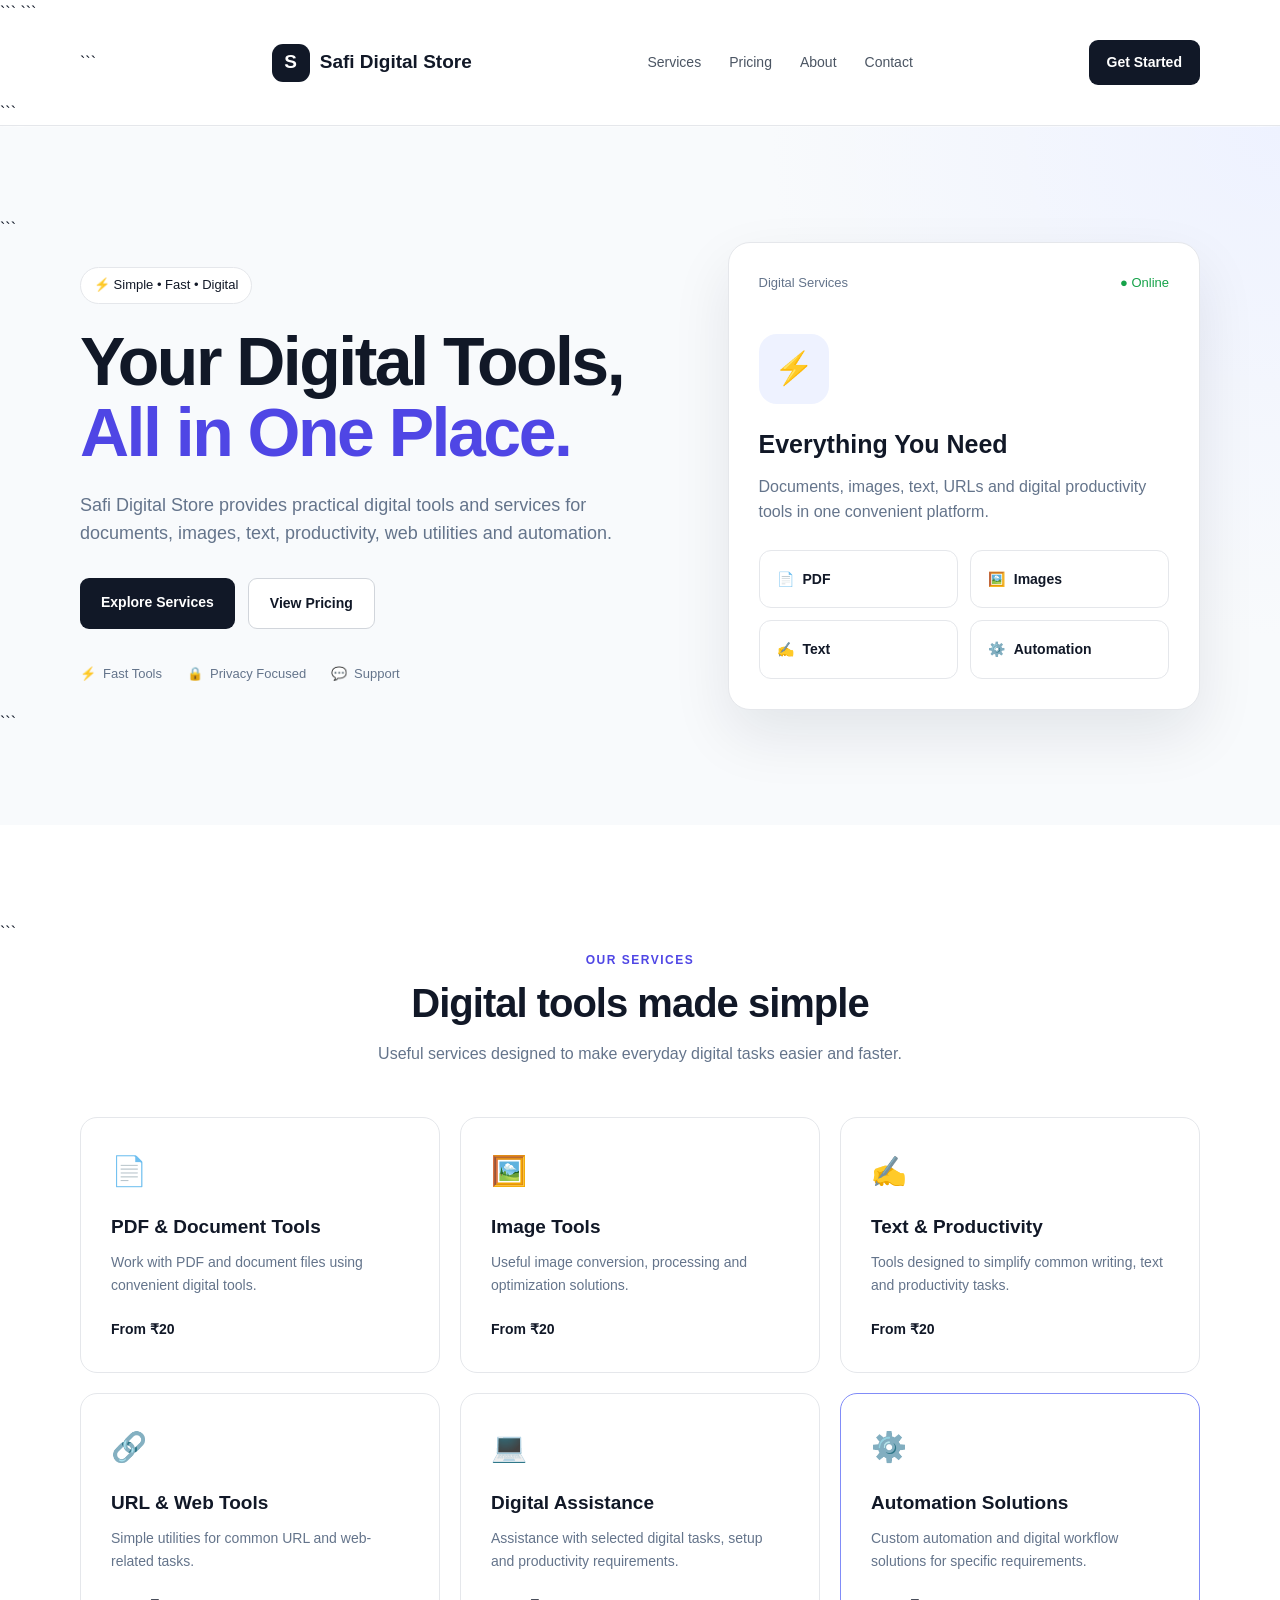
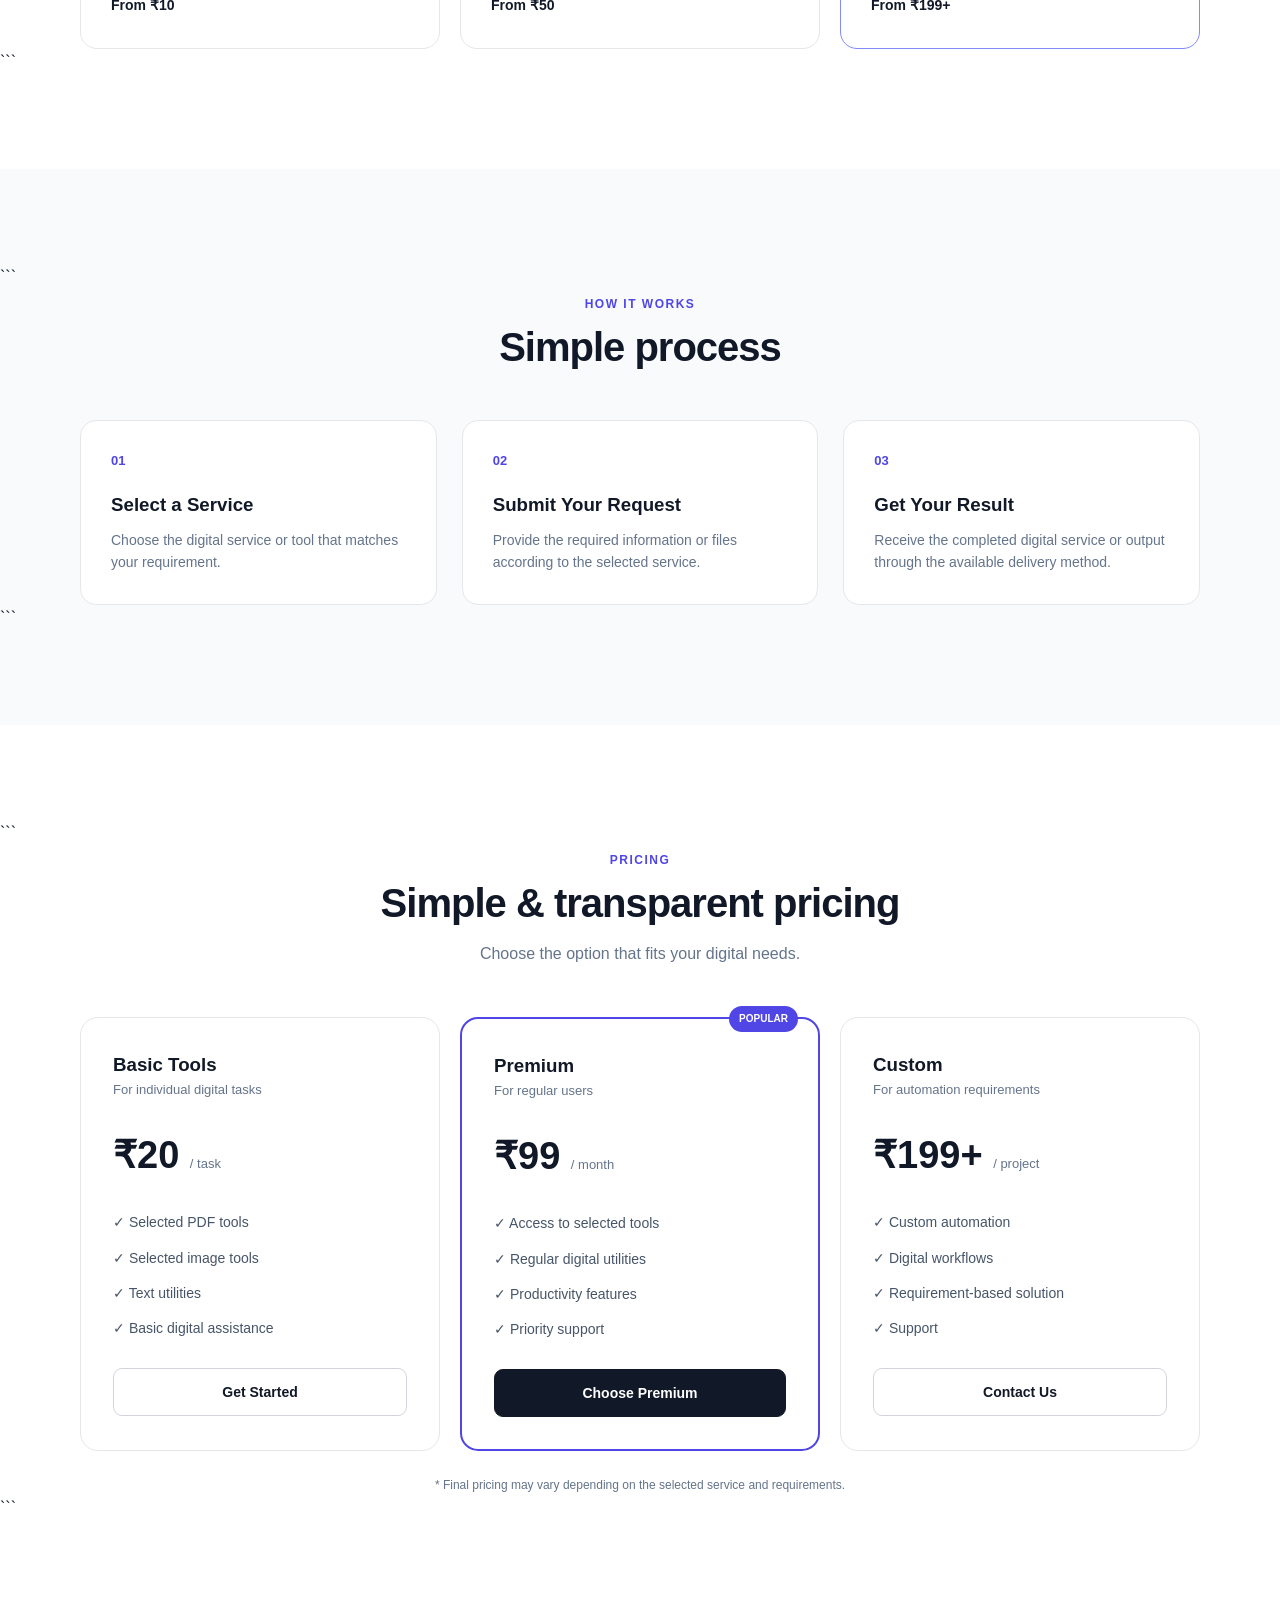
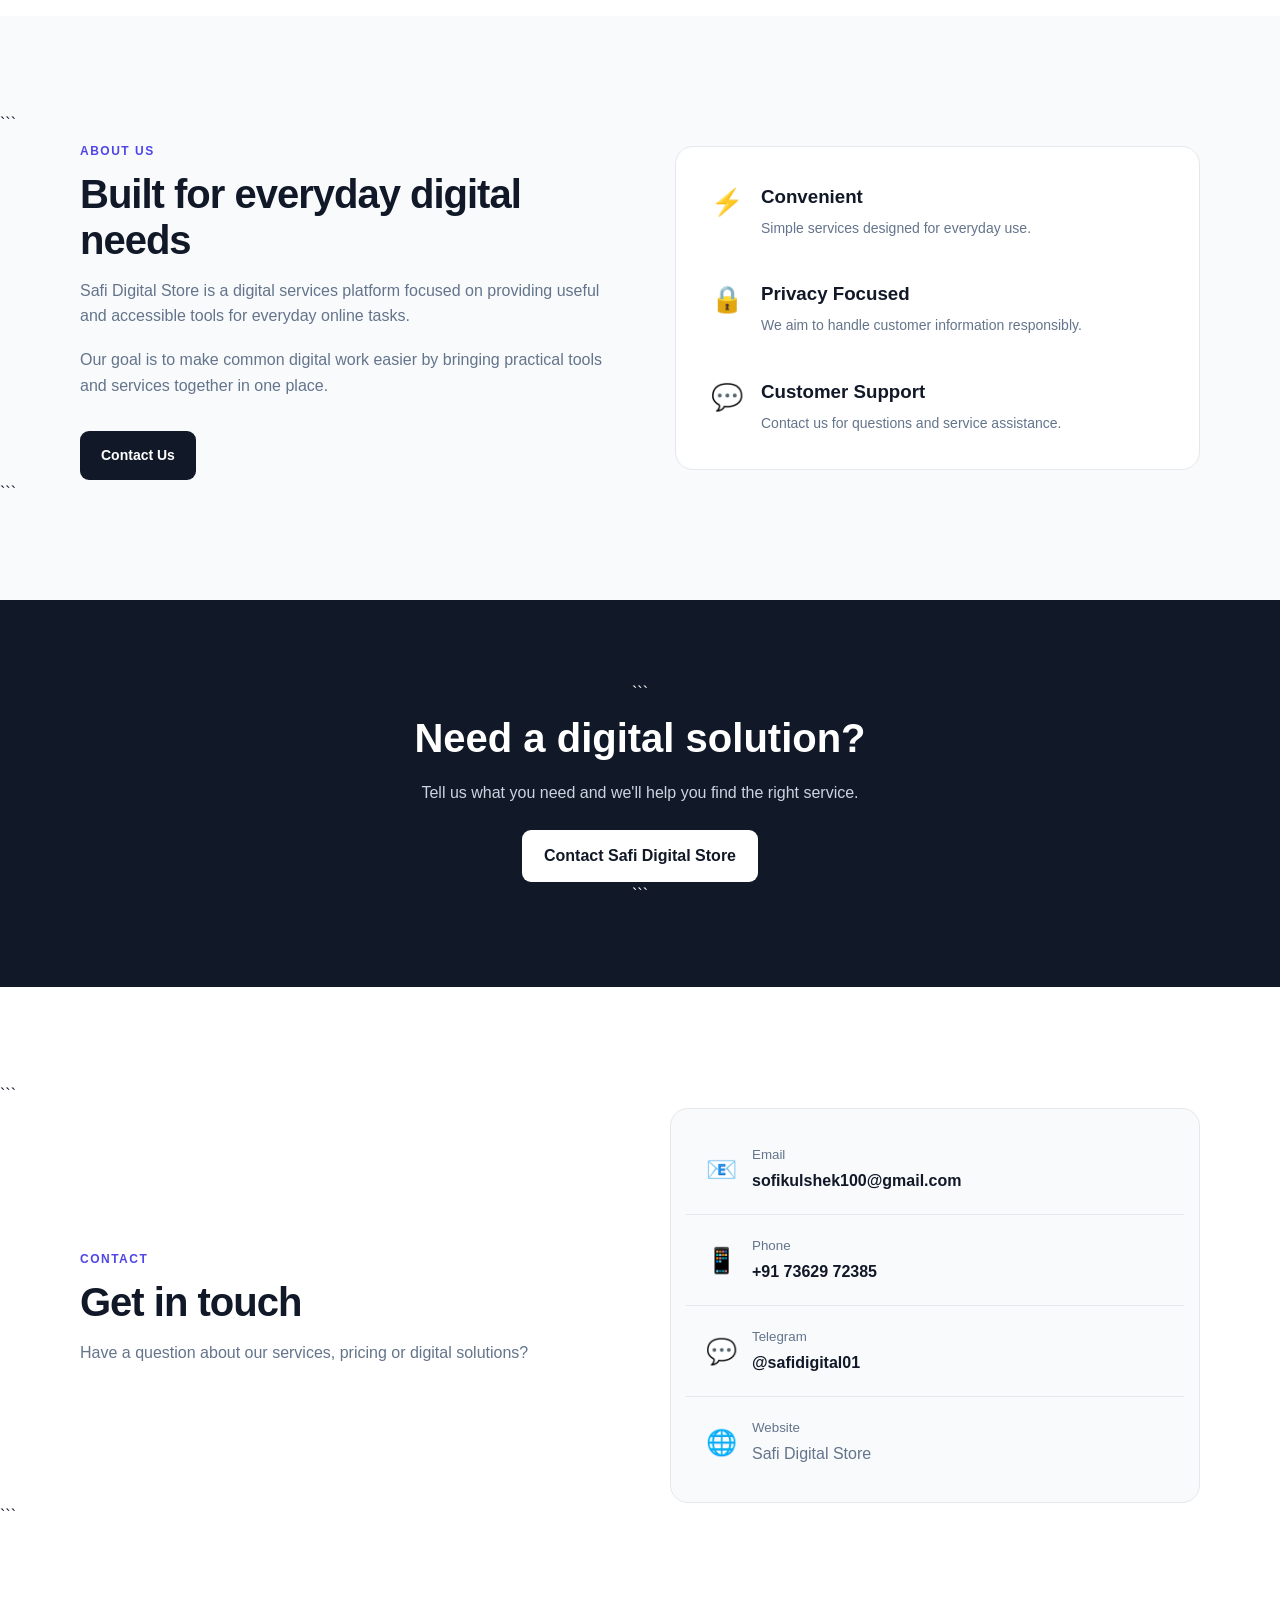
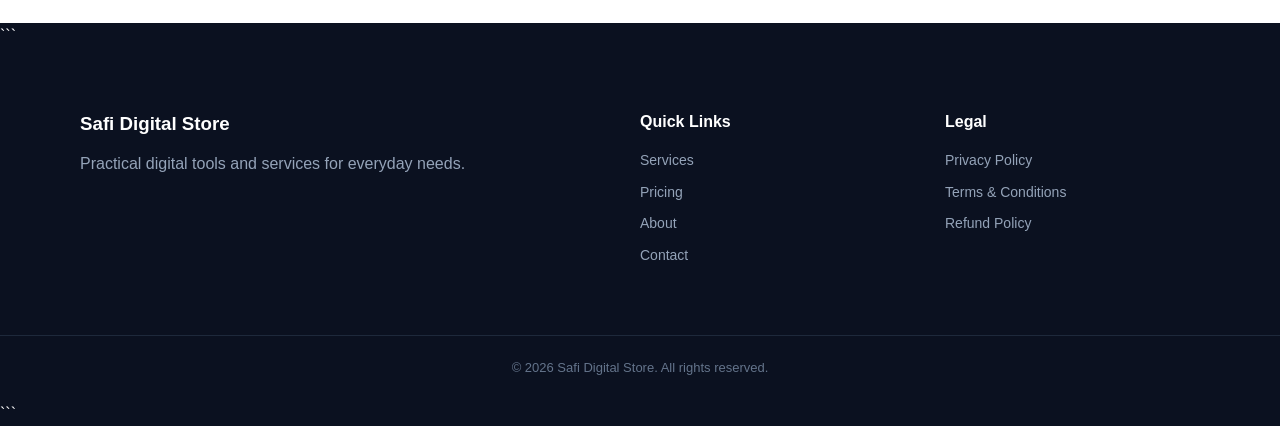
<file: index.html>
<!DOCTYPE html>

<html lang="en">
<head>
    <meta charset="UTF-8">
    <meta name="viewport" content="width=device-width, initial-scale=1.0">

```
<title>Safi Digital Store | Digital Tools & Services</title>

<meta name="description"
    content="Safi Digital Store provides digital tools, document solutions, image tools, productivity services and automation solutions.">

<meta name="keywords"
    content="Safi Digital Store, digital tools, PDF tools, image tools, automation, productivity">

<meta name="author" content="Safi Digital Store">

<link rel="stylesheet" href="style.css">
```

</head>

<body>

<header class="navbar">
    <div class="container nav-inner">

```
    <a href="index.html" class="logo">
        <span class="logo-icon">S</span>
        <span>Safi Digital Store</span>
    </a>

    <nav>
        <a href="#services">Services</a>
        <a href="#pricing">Pricing</a>
        <a href="#about">About</a>
        <a href="#contact">Contact</a>
    </nav>

    <a href="#pricing" class="nav-btn">Get Started</a>

</div>
```

</header>

<section class="hero">

```
<div class="container hero-grid">

    <div class="hero-content">

        <div class="badge">
            ⚡ Simple • Fast • Digital
        </div>

        <h1>
            Your Digital Tools,
            <span>All in One Place.</span>
        </h1>

        <p>
            Safi Digital Store provides practical digital tools and
            services for documents, images, text, productivity,
            web utilities and automation.
        </p>

        <div class="hero-buttons">

            <a href="#services" class="primary-btn">
                Explore Services
            </a>

            <a href="#pricing" class="secondary-btn">
                View Pricing
            </a>

        </div>

        <div class="trust-row">

            <div>
                <strong>⚡</strong>
                <span>Fast Tools</span>
            </div>

            <div>
                <strong>🔒</strong>
                <span>Privacy Focused</span>
            </div>

            <div>
                <strong>💬</strong>
                <span>Support</span>
            </div>

        </div>

    </div>


    <div class="hero-card">

        <div class="card-top">
            <span>Digital Services</span>
            <span class="online-dot">● Online</span>
        </div>

        <div class="dashboard-icon">
            ⚡
        </div>

        <h3>
            Everything You Need
        </h3>

        <p>
            Documents, images, text, URLs and digital
            productivity tools in one convenient platform.
        </p>

        <div class="mini-grid">

            <div class="mini-card">
                <span>📄</span>
                <b>PDF</b>
            </div>

            <div class="mini-card">
                <span>🖼️</span>
                <b>Images</b>
            </div>

            <div class="mini-card">
                <span>✍️</span>
                <b>Text</b>
            </div>

            <div class="mini-card">
                <span>⚙️</span>
                <b>Automation</b>
            </div>

        </div>

    </div>

</div>
```

</section>

<section id="services" class="section">

```
<div class="container">

    <div class="section-heading">

        <span class="section-label">
            OUR SERVICES
        </span>

        <h2>
            Digital tools made simple
        </h2>

        <p>
            Useful services designed to make everyday digital
            tasks easier and faster.
        </p>

    </div>


    <div class="services-grid">

        <div class="service-card">

            <div class="service-icon">📄</div>

            <h3>PDF & Document Tools</h3>

            <p>
                Work with PDF and document files using
                convenient digital tools.
            </p>

            <span class="price">
                From ₹20
            </span>

        </div>


        <div class="service-card">

            <div class="service-icon">🖼️</div>

            <h3>Image Tools</h3>

            <p>
                Useful image conversion, processing and
                optimization solutions.
            </p>

            <span class="price">
                From ₹20
            </span>

        </div>


        <div class="service-card">

            <div class="service-icon">✍️</div>

            <h3>Text & Productivity</h3>

            <p>
                Tools designed to simplify common writing,
                text and productivity tasks.
            </p>

            <span class="price">
                From ₹20
            </span>

        </div>


        <div class="service-card">

            <div class="service-icon">🔗</div>

            <h3>URL & Web Tools</h3>

            <p>
                Simple utilities for common URL and
                web-related tasks.
            </p>

            <span class="price">
                From ₹10
            </span>

        </div>


        <div class="service-card">

            <div class="service-icon">💻</div>

            <h3>Digital Assistance</h3>

            <p>
                Assistance with selected digital tasks,
                setup and productivity requirements.
            </p>

            <span class="price">
                From ₹50
            </span>

        </div>


        <div class="service-card featured-service">

            <div class="service-icon">⚙️</div>

            <h3>Automation Solutions</h3>

            <p>
                Custom automation and digital workflow
                solutions for specific requirements.
            </p>

            <span class="price">
                From ₹199+
            </span>

        </div>

    </div>

</div>
```

</section>

<section class="section light-section">

```
<div class="container">

    <div class="section-heading">

        <span class="section-label">
            HOW IT WORKS
        </span>

        <h2>
            Simple process
        </h2>

    </div>


    <div class="steps-grid">

        <div class="step">

            <div class="step-number">
                01
            </div>

            <h3>Select a Service</h3>

            <p>
                Choose the digital service or tool that
                matches your requirement.
            </p>

        </div>


        <div class="step">

            <div class="step-number">
                02
            </div>

            <h3>Submit Your Request</h3>

            <p>
                Provide the required information or files
                according to the selected service.
            </p>

        </div>


        <div class="step">

            <div class="step-number">
                03
            </div>

            <h3>Get Your Result</h3>

            <p>
                Receive the completed digital service or
                output through the available delivery method.
            </p>

        </div>

    </div>

</div>
```

</section>

<section id="pricing" class="section">

```
<div class="container">

    <div class="section-heading">

        <span class="section-label">
            PRICING
        </span>

        <h2>
            Simple & transparent pricing
        </h2>

        <p>
            Choose the option that fits your digital needs.
        </p>

    </div>


    <div class="pricing-grid">

        <div class="pricing-card">

            <div class="pricing-top">
                <h3>Basic Tools</h3>
                <p>For individual digital tasks</p>
            </div>

            <div class="price-large">
                ₹20
                <small>/ task</small>
            </div>

            <ul>
                <li>✓ Selected PDF tools</li>
                <li>✓ Selected image tools</li>
                <li>✓ Text utilities</li>
                <li>✓ Basic digital assistance</li>
            </ul>

            <a href="contact.html" class="pricing-btn">
                Get Started
            </a>

        </div>


        <div class="pricing-card popular">

            <div class="popular-badge">
                POPULAR
            </div>

            <div class="pricing-top">
                <h3>Premium</h3>
                <p>For regular users</p>
            </div>

            <div class="price-large">
                ₹99
                <small>/ month</small>
            </div>

            <ul>
                <li>✓ Access to selected tools</li>
                <li>✓ Regular digital utilities</li>
                <li>✓ Productivity features</li>
                <li>✓ Priority support</li>
            </ul>

            <a href="contact.html" class="pricing-btn primary-pricing">
                Choose Premium
            </a>

        </div>


        <div class="pricing-card">

            <div class="pricing-top">
                <h3>Custom</h3>
                <p>For automation requirements</p>
            </div>

            <div class="price-large">
                ₹199+
                <small>/ project</small>
            </div>

            <ul>
                <li>✓ Custom automation</li>
                <li>✓ Digital workflows</li>
                <li>✓ Requirement-based solution</li>
                <li>✓ Support</li>
            </ul>

            <a href="contact.html" class="pricing-btn">
                Contact Us
            </a>

        </div>

    </div>

    <p class="pricing-note">
        * Final pricing may vary depending on the selected
        service and requirements.
    </p>

</div>
```

</section>

<section id="about" class="section light-section">

```
<div class="container about-grid">

    <div>

        <span class="section-label">
            ABOUT US
        </span>

        <h2>
            Built for everyday digital needs
        </h2>

        <p>
            Safi Digital Store is a digital services platform
            focused on providing useful and accessible tools
            for everyday online tasks.
        </p>

        <p>
            Our goal is to make common digital work easier by
            bringing practical tools and services together
            in one place.
        </p>

        <a href="contact.html" class="primary-btn">
            Contact Us
        </a>

    </div>


    <div class="about-box">

        <div class="about-feature">

            <span>⚡</span>

            <div>
                <h3>Convenient</h3>

                <p>
                    Simple services designed for everyday use.
                </p>
            </div>

        </div>


        <div class="about-feature">

            <span>🔒</span>

            <div>
                <h3>Privacy Focused</h3>

                <p>
                    We aim to handle customer information
                    responsibly.
                </p>
            </div>

        </div>


        <div class="about-feature">

            <span>💬</span>

            <div>
                <h3>Customer Support</h3>

                <p>
                    Contact us for questions and service assistance.
                </p>
            </div>

        </div>

    </div>

</div>
```

</section>

<section class="cta">

```
<div class="container">

    <h2>
        Need a digital solution?
    </h2>

    <p>
        Tell us what you need and we'll help you find
        the right service.
    </p>

    <a href="contact.html" class="cta-btn">
        Contact Safi Digital Store
    </a>

</div>
```

</section>

<section id="contact" class="section">

```
<div class="container contact-grid">

    <div>

        <span class="section-label">
            CONTACT
        </span>

        <h2>
            Get in touch
        </h2>

        <p>
            Have a question about our services, pricing or
            digital solutions?
        </p>

    </div>


    <div class="contact-card">

        <div class="contact-item">

            <span>📧</span>

            <div>

                <small>Email</small>

                <a href="mailto:sofikulshek100@gmail.com">
                    sofikulshek100@gmail.com
                </a>

            </div>

        </div>


        <div class="contact-item">

            <span>📱</span>

            <div>

                <small>Phone</small>

                <a href="tel:+917362972385">
                    +91 73629 72385
                </a>

            </div>

        </div>


        <div class="contact-item">

            <span>💬</span>

            <div>

                <small>Telegram</small>

                <a href="https://t.me/safidigital01"
                   target="_blank"
                   rel="noopener">
                    @safidigital01
                </a>

            </div>

        </div>


        <div class="contact-item">

            <span>🌐</span>

            <div>

                <small>Website</small>

                <p>
                    Safi Digital Store
                </p>

            </div>

        </div>

    </div>

</div>
```

</section>

<footer>

```
<div class="container footer-grid">

    <div>

        <h3>Safi Digital Store</h3>

        <p>
            Practical digital tools and services
            for everyday needs.
        </p>

    </div>


    <div>

        <h4>Quick Links</h4>

        <a href="#services">Services</a>
        <a href="#pricing">Pricing</a>
        <a href="#about">About</a>
        <a href="contact.html">Contact</a>

    </div>


    <div>

        <h4>Legal</h4>

        <a href="privacy.html">Privacy Policy</a>
        <a href="terms.html">Terms & Conditions</a>
        <a href="refund.html">Refund Policy</a>

    </div>

</div>


<div class="footer-bottom">

    <p>
        © 2026 Safi Digital Store. All rights reserved.
    </p>

</div>
```

</footer>

</body>
</html>
</file>
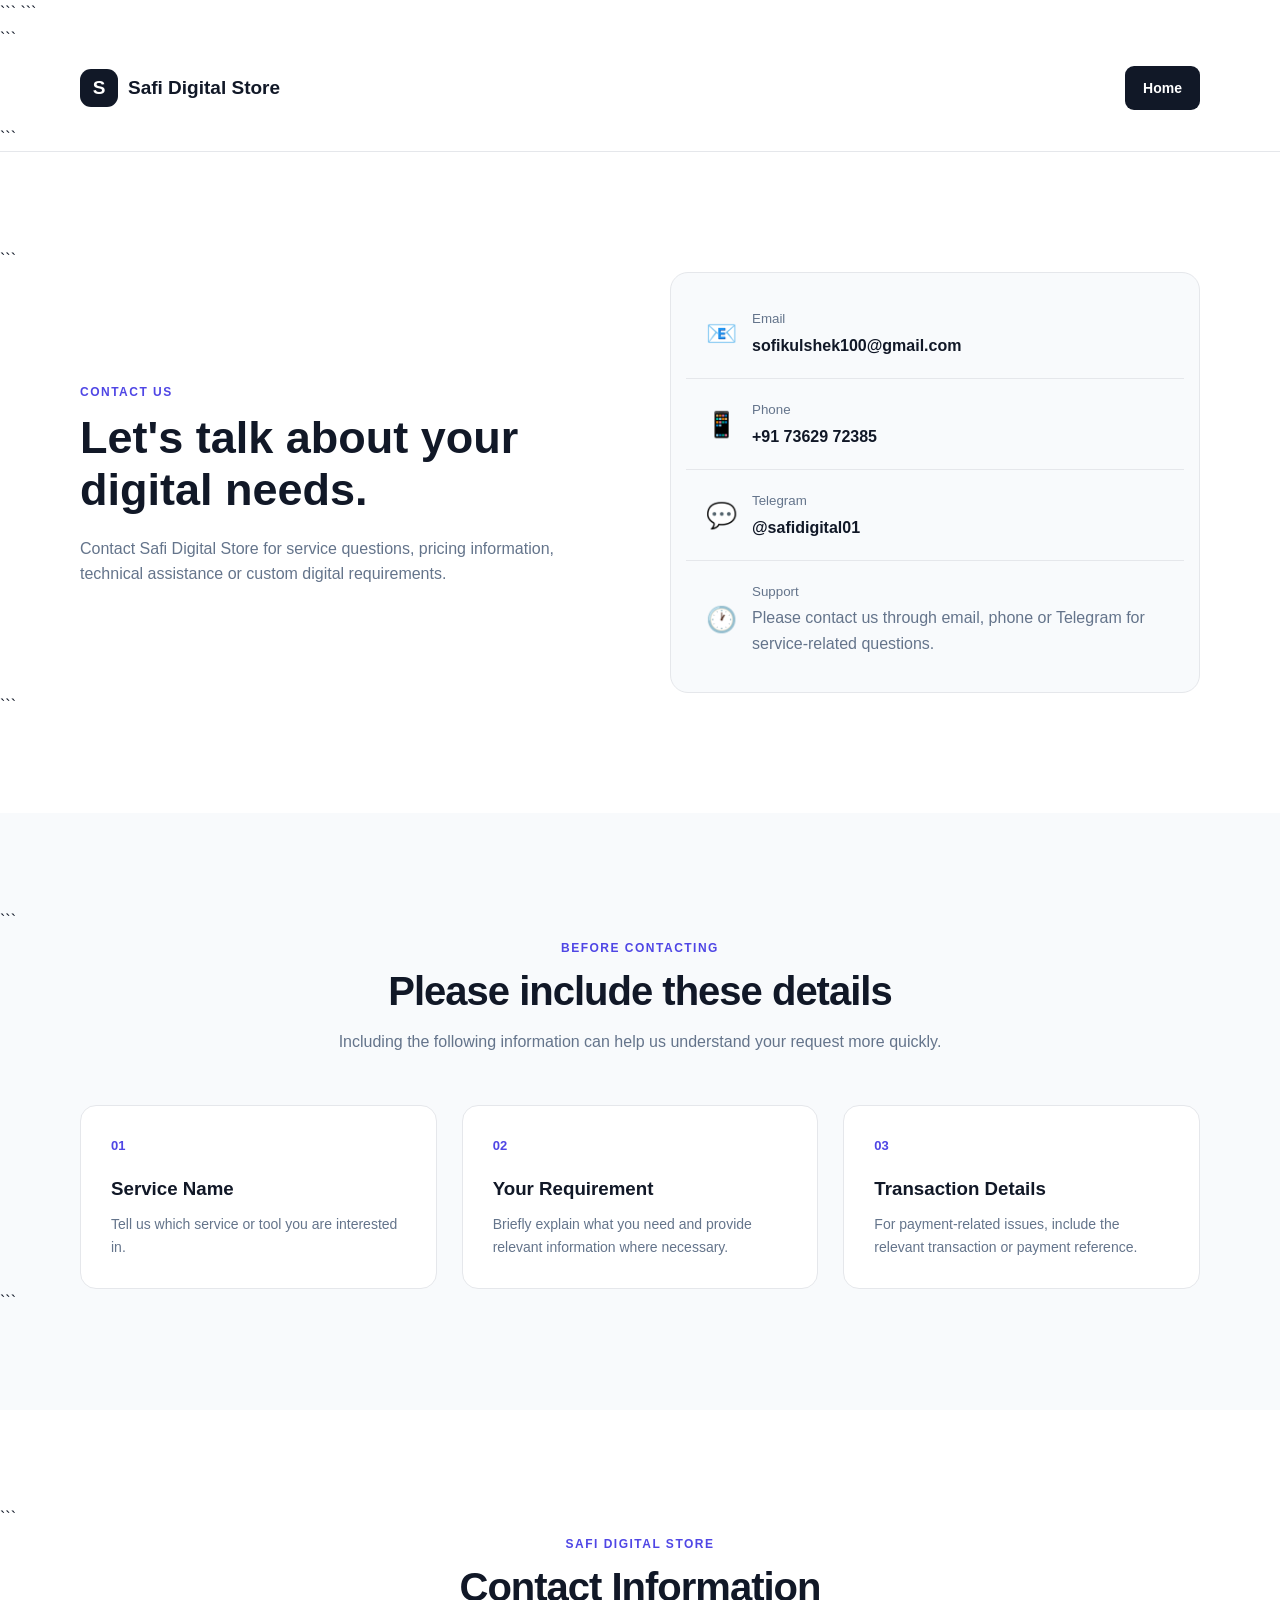
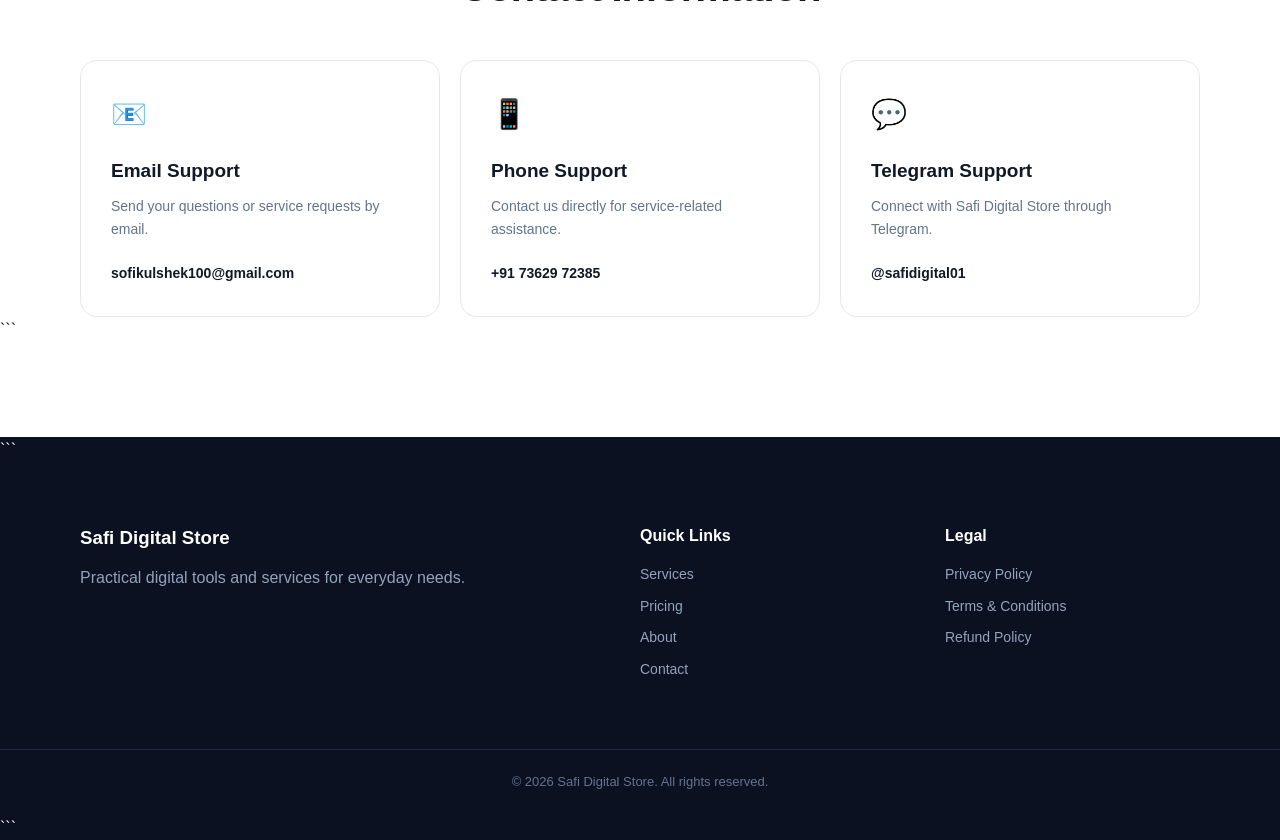
<file: contact.html>
<!DOCTYPE html>

<html lang="en">
<head>
    <meta charset="UTF-8">
    <meta name="viewport" content="width=device-width, initial-scale=1.0">

```
<title>Contact | Safi Digital Store</title>

<meta name="description"
    content="Contact Safi Digital Store for digital tools, services and automation solutions.">

<link rel="stylesheet" href="style.css">
```

</head>

<body>

<header class="navbar">

```
<div class="container nav-inner">

    <a href="index.html" class="logo">
        <span class="logo-icon">S</span>
        <span>Safi Digital Store</span>
    </a>

    <a href="index.html" class="nav-btn">
        Home
    </a>

</div>
```

</header>

<section class="section">

```
<div class="container contact-grid">

    <div>

        <span class="section-label">
            CONTACT US
        </span>

        <h1 style="font-size:45px; line-height:1.15;">
            Let's talk about your digital needs.
        </h1>

        <p style="margin-top:20px;">
            Contact Safi Digital Store for service questions,
            pricing information, technical assistance or
            custom digital requirements.
        </p>

    </div>


    <div class="contact-card">

        <div class="contact-item">

            <span>📧</span>

            <div>

                <small>Email</small>

                <a href="mailto:sofikulshek100@gmail.com">
                    sofikulshek100@gmail.com
                </a>

            </div>

        </div>


        <div class="contact-item">

            <span>📱</span>

            <div>

                <small>Phone</small>

                <a href="tel:+917362972385">
                    +91 73629 72385
                </a>

            </div>

        </div>


        <div class="contact-item">

            <span>💬</span>

            <div>

                <small>Telegram</small>

                <a href="https://t.me/safidigital01"
                   target="_blank"
                   rel="noopener">
                    @safidigital01
                </a>

            </div>

        </div>


        <div class="contact-item">

            <span>🕐</span>

            <div>

                <small>Support</small>

                <p>
                    Please contact us through email, phone or
                    Telegram for service-related questions.
                </p>

            </div>

        </div>

    </div>

</div>
```

</section>

<section class="section light-section">

```
<div class="container">

    <div class="section-heading">

        <span class="section-label">
            BEFORE CONTACTING
        </span>

        <h2>
            Please include these details
        </h2>

        <p>
            Including the following information can help us
            understand your request more quickly.
        </p>

    </div>


    <div class="steps-grid">

        <div class="step">

            <div class="step-number">
                01
            </div>

            <h3>Service Name</h3>

            <p>
                Tell us which service or tool you are interested in.
            </p>

        </div>


        <div class="step">

            <div class="step-number">
                02
            </div>

            <h3>Your Requirement</h3>

            <p>
                Briefly explain what you need and provide
                relevant information where necessary.
            </p>

        </div>


        <div class="step">

            <div class="step-number">
                03
            </div>

            <h3>Transaction Details</h3>

            <p>
                For payment-related issues, include the relevant
                transaction or payment reference.
            </p>

        </div>

    </div>

</div>
```

</section>

<section class="section">

```
<div class="container">

    <div class="section-heading">

        <span class="section-label">
            SAFI DIGITAL STORE
        </span>

        <h2>
            Contact Information
        </h2>

    </div>


    <div class="services-grid">

        <div class="service-card">

            <div class="service-icon">
                📧
            </div>

            <h3>Email Support</h3>

            <p>
                Send your questions or service requests by email.
            </p>

            <a href="mailto:sofikulshek100@gmail.com"
               class="price">
                sofikulshek100@gmail.com
            </a>

        </div>


        <div class="service-card">

            <div class="service-icon">
                📱
            </div>

            <h3>Phone Support</h3>

            <p>
                Contact us directly for service-related assistance.
            </p>

            <a href="tel:+917362972385"
               class="price">
                +91 73629 72385
            </a>

        </div>


        <div class="service-card">

            <div class="service-icon">
                💬
            </div>

            <h3>Telegram Support</h3>

            <p>
                Connect with Safi Digital Store through Telegram.
            </p>

            <a href="https://t.me/safidigital01"
               target="_blank"
               rel="noopener"
               class="price">
                @safidigital01
            </a>

        </div>

    </div>

</div>
```

</section>

<footer>

```
<div class="container footer-grid">

    <div>

        <h3>Safi Digital Store</h3>

        <p>
            Practical digital tools and services
            for everyday needs.
        </p>

    </div>


    <div>

        <h4>Quick Links</h4>

        <a href="index.html#services">
            Services
        </a>

        <a href="index.html#pricing">
            Pricing
        </a>

        <a href="index.html#about">
            About
        </a>

        <a href="contact.html">
            Contact
        </a>

    </div>


    <div>

        <h4>Legal</h4>

        <a href="privacy.html">
            Privacy Policy
        </a>

        <a href="terms.html">
            Terms & Conditions
        </a>

        <a href="refund.html">
            Refund Policy
        </a>

    </div>

</div>


<div class="footer-bottom">

    <p>
        © 2026 Safi Digital Store. All rights reserved.
    </p>

</div>
```

</footer>

</body>
</html>
</file>
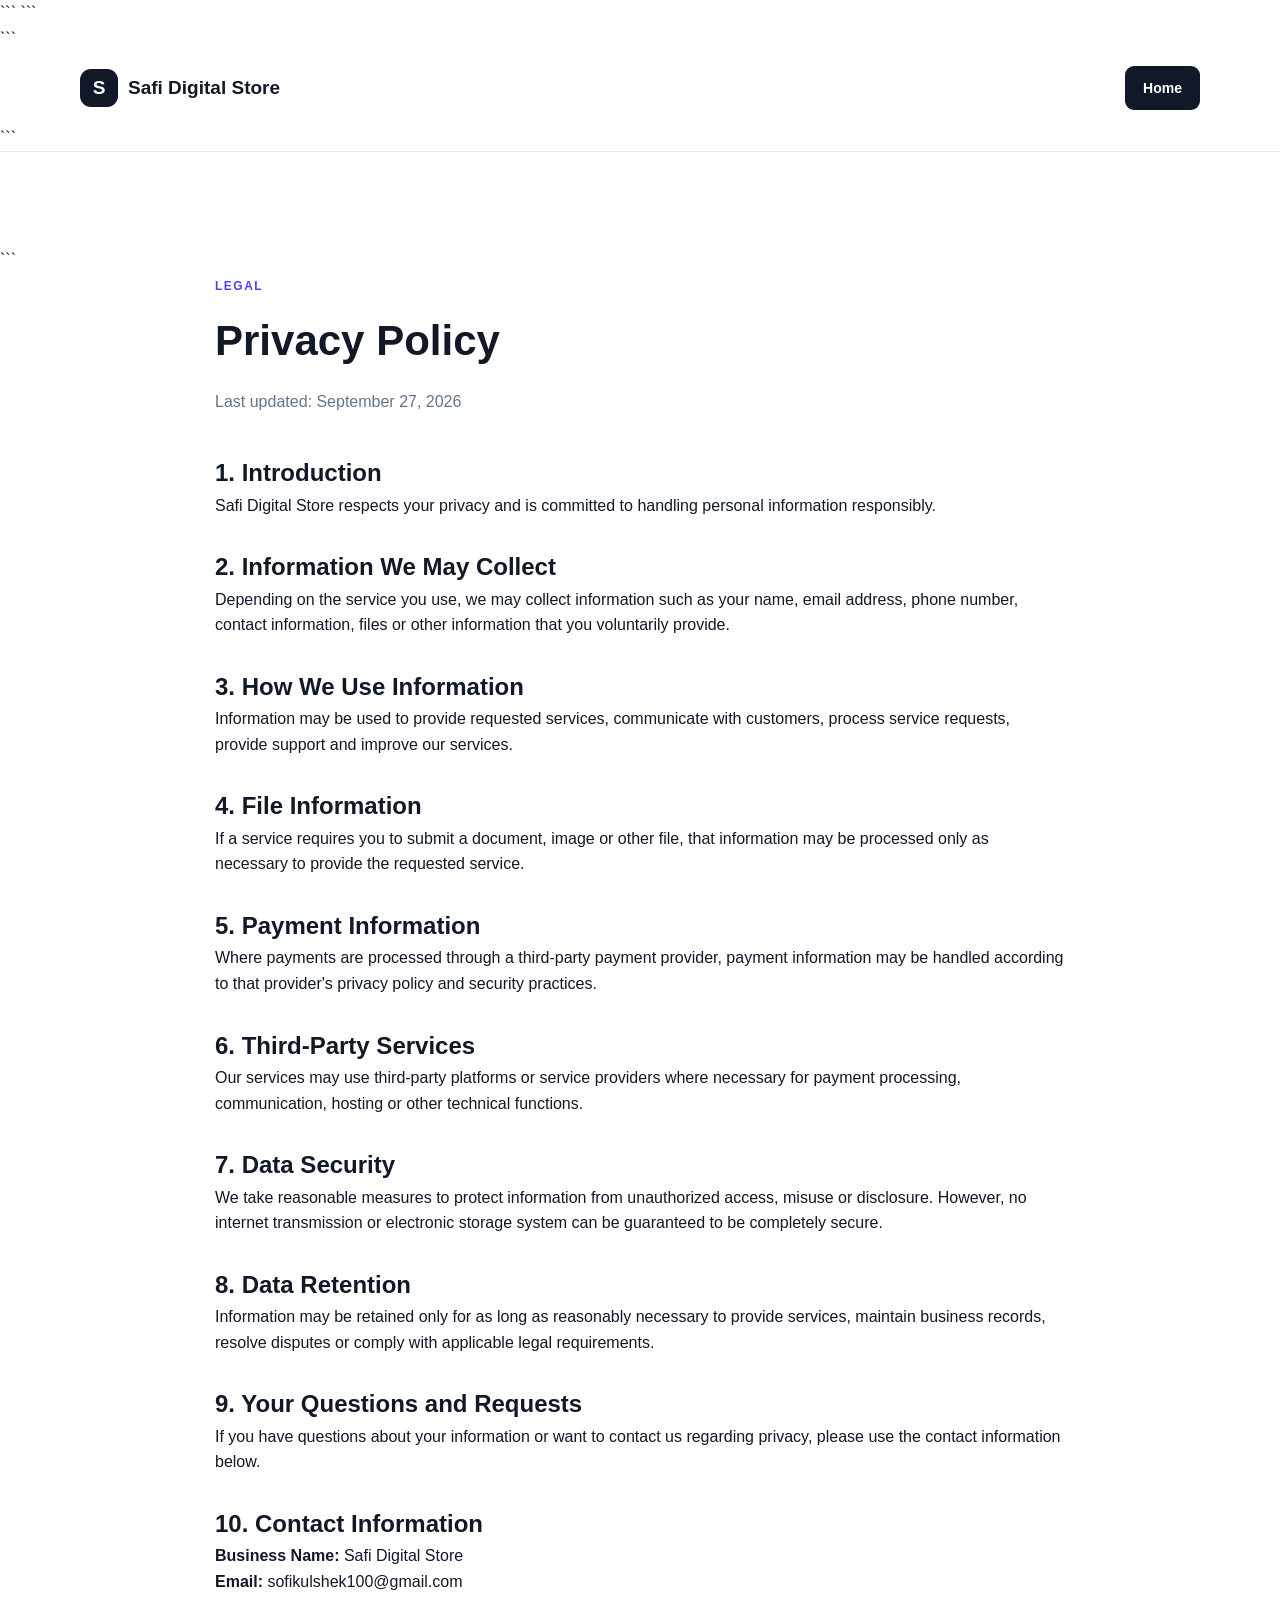
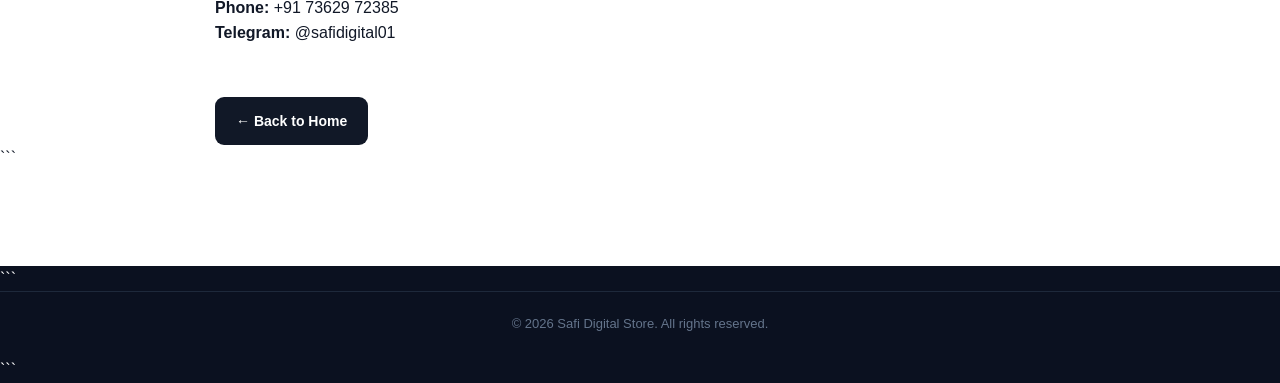
<file: privacy.html>
<!DOCTYPE html>

<html lang="en">
<head>
    <meta charset="UTF-8">
    <meta name="viewport" content="width=device-width, initial-scale=1.0">

```
<title>Privacy Policy | Safi Digital Store</title>

<meta name="description"
    content="Privacy Policy of Safi Digital Store.">

<link rel="stylesheet" href="style.css">
```

</head>

<body>

<header class="navbar">

```
<div class="container nav-inner">

    <a href="index.html" class="logo">
        <span class="logo-icon">S</span>
        <span>Safi Digital Store</span>
    </a>

    <a href="index.html" class="nav-btn">
        Home
    </a>

</div>
```

</header>

<section class="section">

```
<div class="container" style="max-width:850px;">

    <span class="section-label">
        LEGAL
    </span>

    <h1 style="font-size:42px; margin-bottom:15px;">
        Privacy Policy
    </h1>

    <p style="color:#64748b; margin-bottom:40px;">
        Last updated: September 27, 2026
    </p>


    <h2>1. Introduction</h2>

    <p>
        Safi Digital Store respects your privacy and is committed
        to handling personal information responsibly.
    </p>


    <h2 style="margin-top:30px;">
        2. Information We May Collect
    </h2>

    <p>
        Depending on the service you use, we may collect information
        such as your name, email address, phone number, contact
        information, files or other information that you voluntarily
        provide.
    </p>


    <h2 style="margin-top:30px;">
        3. How We Use Information
    </h2>

    <p>
        Information may be used to provide requested services,
        communicate with customers, process service requests,
        provide support and improve our services.
    </p>


    <h2 style="margin-top:30px;">
        4. File Information
    </h2>

    <p>
        If a service requires you to submit a document, image or
        other file, that information may be processed only as
        necessary to provide the requested service.
    </p>


    <h2 style="margin-top:30px;">
        5. Payment Information
    </h2>

    <p>
        Where payments are processed through a third-party payment
        provider, payment information may be handled according to
        that provider's privacy policy and security practices.
    </p>


    <h2 style="margin-top:30px;">
        6. Third-Party Services
    </h2>

    <p>
        Our services may use third-party platforms or service
        providers where necessary for payment processing,
        communication, hosting or other technical functions.
    </p>


    <h2 style="margin-top:30px;">
        7. Data Security
    </h2>

    <p>
        We take reasonable measures to protect information from
        unauthorized access, misuse or disclosure. However, no
        internet transmission or electronic storage system can be
        guaranteed to be completely secure.
    </p>


    <h2 style="margin-top:30px;">
        8. Data Retention
    </h2>

    <p>
        Information may be retained only for as long as reasonably
        necessary to provide services, maintain business records,
        resolve disputes or comply with applicable legal
        requirements.
    </p>


    <h2 style="margin-top:30px;">
        9. Your Questions and Requests
    </h2>

    <p>
        If you have questions about your information or want to
        contact us regarding privacy, please use the contact
        information below.
    </p>


    <h2 style="margin-top:30px;">
        10. Contact Information
    </h2>

    <p>
        <strong>Business Name:</strong>
        Safi Digital Store
    </p>

    <p>
        <strong>Email:</strong>
        <a href="mailto:sofikulshek100@gmail.com">
            sofikulshek100@gmail.com
        </a>
    </p>

    <p>
        <strong>Phone:</strong>
        <a href="tel:+917362972385">
            +91 73629 72385
        </a>
    </p>

    <p>
        <strong>Telegram:</strong>
        <a href="https://t.me/safidigital01"
           target="_blank"
           rel="noopener">
            @safidigital01
        </a>
    </p>


    <br><br>

    <a href="index.html" class="primary-btn">
        ← Back to Home
    </a>

</div>
```

</section>

<footer>

```
<div class="footer-bottom">
    © 2026 Safi Digital Store. All rights reserved.
</div>
```

</footer>

</body>
</html>
</file>
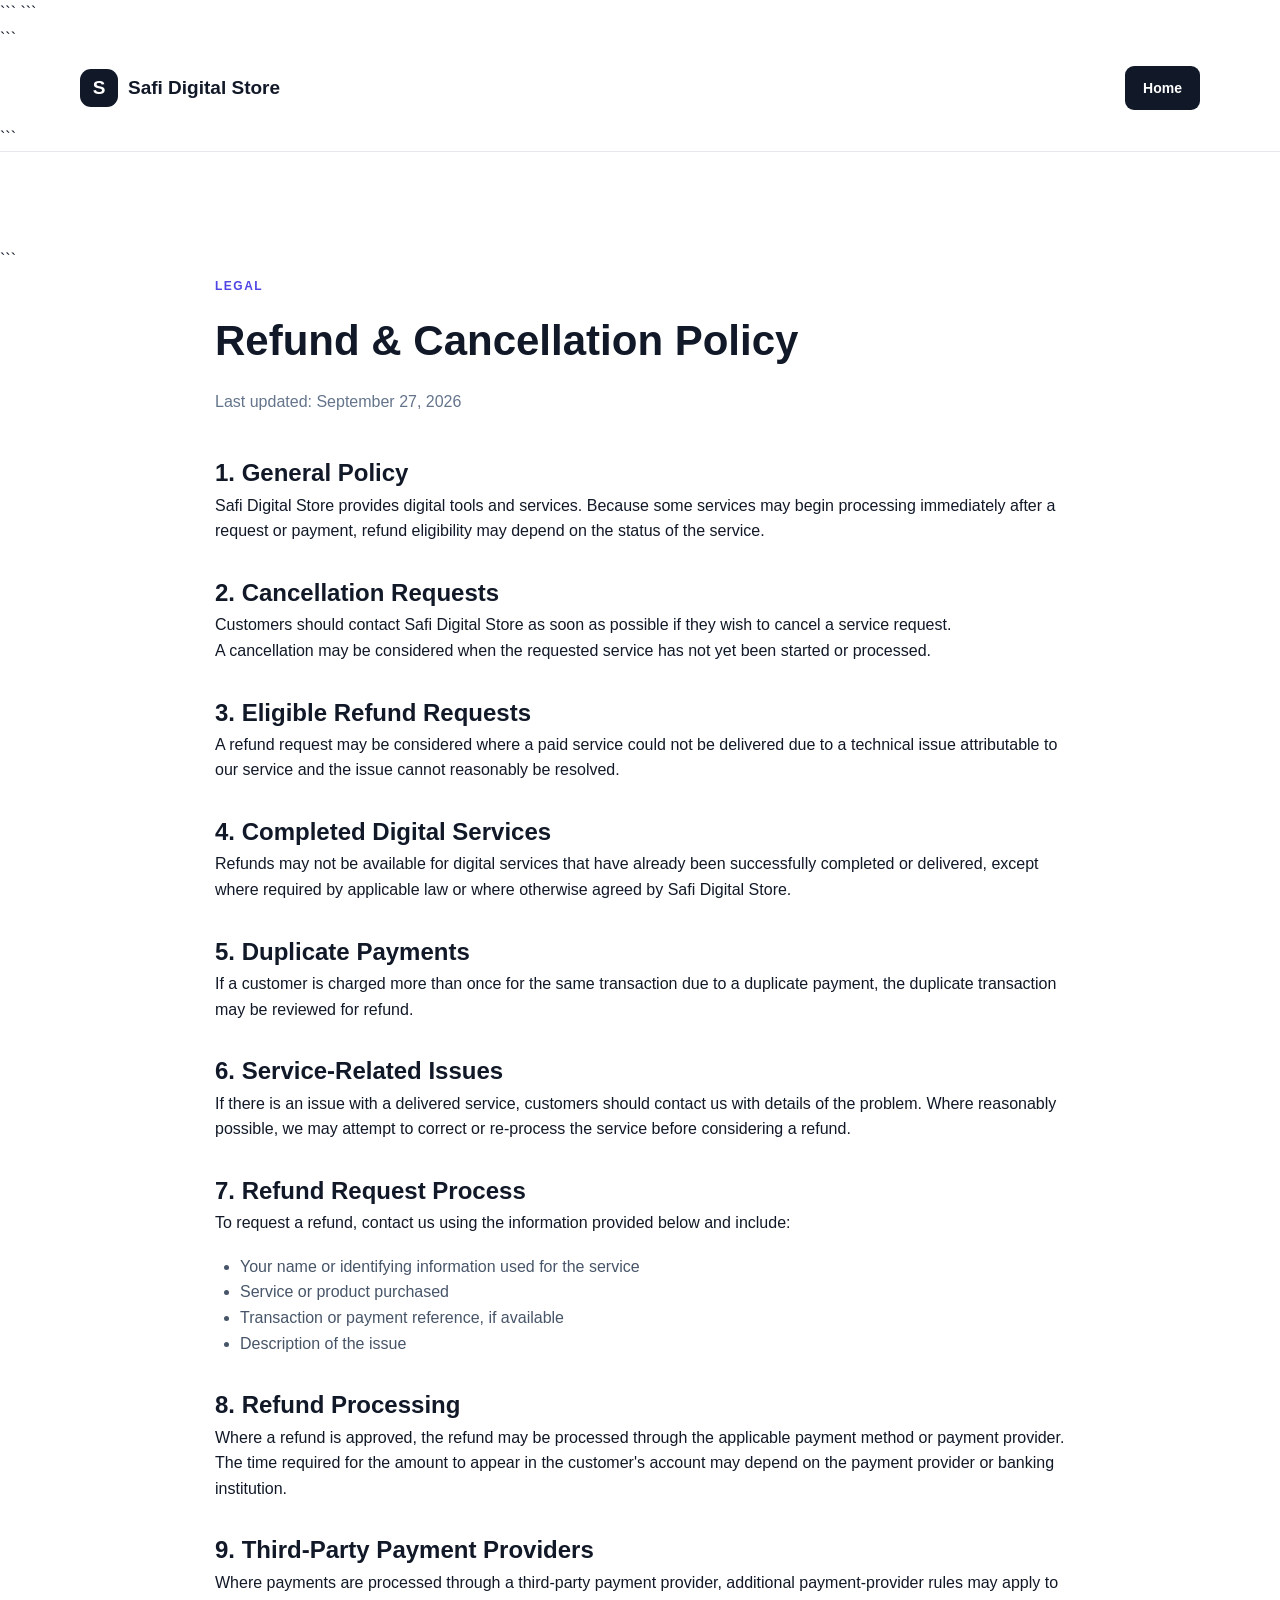
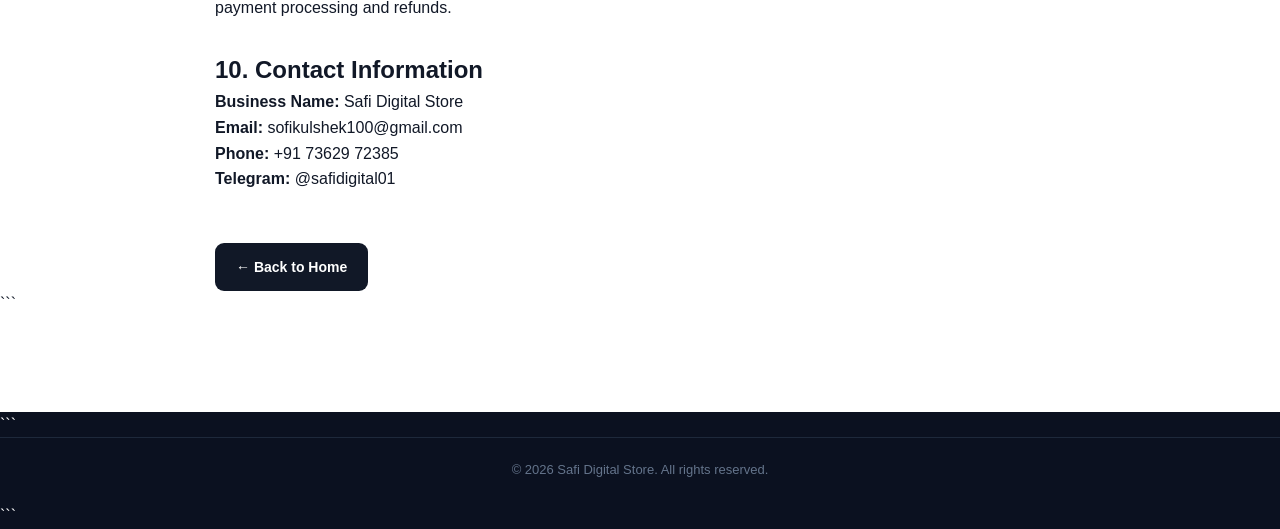
<file: refund.html>
<!DOCTYPE html>

<html lang="en">
<head>
    <meta charset="UTF-8">
    <meta name="viewport" content="width=device-width, initial-scale=1.0">

```
<title>Refund & Cancellation Policy | Safi Digital Store</title>

<meta name="description"
    content="Refund and Cancellation Policy of Safi Digital Store.">

<link rel="stylesheet" href="style.css">
```

</head>

<body>

<header class="navbar">

```
<div class="container nav-inner">

    <a href="index.html" class="logo">
        <span class="logo-icon">S</span>
        <span>Safi Digital Store</span>
    </a>

    <a href="index.html" class="nav-btn">
        Home
    </a>

</div>
```

</header>

<section class="section">

```
<div class="container" style="max-width:850px;">

    <span class="section-label">
        LEGAL
    </span>

    <h1 style="font-size:42px; margin-bottom:15px;">
        Refund & Cancellation Policy
    </h1>

    <p style="color:#64748b; margin-bottom:40px;">
        Last updated: September 27, 2026
    </p>


    <h2>1. General Policy</h2>

    <p>
        Safi Digital Store provides digital tools and services.
        Because some services may begin processing immediately
        after a request or payment, refund eligibility may depend
        on the status of the service.
    </p>


    <h2 style="margin-top:30px;">
        2. Cancellation Requests
    </h2>

    <p>
        Customers should contact Safi Digital Store as soon as
        possible if they wish to cancel a service request.
    </p>

    <p>
        A cancellation may be considered when the requested
        service has not yet been started or processed.
    </p>


    <h2 style="margin-top:30px;">
        3. Eligible Refund Requests
    </h2>

    <p>
        A refund request may be considered where a paid service
        could not be delivered due to a technical issue
        attributable to our service and the issue cannot
        reasonably be resolved.
    </p>


    <h2 style="margin-top:30px;">
        4. Completed Digital Services
    </h2>

    <p>
        Refunds may not be available for digital services that
        have already been successfully completed or delivered,
        except where required by applicable law or where otherwise
        agreed by Safi Digital Store.
    </p>


    <h2 style="margin-top:30px;">
        5. Duplicate Payments
    </h2>

    <p>
        If a customer is charged more than once for the same
        transaction due to a duplicate payment, the duplicate
        transaction may be reviewed for refund.
    </p>


    <h2 style="margin-top:30px;">
        6. Service-Related Issues
    </h2>

    <p>
        If there is an issue with a delivered service, customers
        should contact us with details of the problem. Where
        reasonably possible, we may attempt to correct or
        re-process the service before considering a refund.
    </p>


    <h2 style="margin-top:30px;">
        7. Refund Request Process
    </h2>

    <p>
        To request a refund, contact us using the information
        provided below and include:
    </p>

    <ul style="margin:18px 0 18px 25px; color:#475569;">

        <li>Your name or identifying information used for the service</li>

        <li>Service or product purchased</li>

        <li>Transaction or payment reference, if available</li>

        <li>Description of the issue</li>

    </ul>


    <h2 style="margin-top:30px;">
        8. Refund Processing
    </h2>

    <p>
        Where a refund is approved, the refund may be processed
        through the applicable payment method or payment provider.
        The time required for the amount to appear in the customer's
        account may depend on the payment provider or banking
        institution.
    </p>


    <h2 style="margin-top:30px;">
        9. Third-Party Payment Providers
    </h2>

    <p>
        Where payments are processed through a third-party
        payment provider, additional payment-provider rules may
        apply to payment processing and refunds.
    </p>


    <h2 style="margin-top:30px;">
        10. Contact Information
    </h2>

    <p>
        <strong>Business Name:</strong>
        Safi Digital Store
    </p>

    <p>
        <strong>Email:</strong>
        <a href="mailto:sofikulshek100@gmail.com">
            sofikulshek100@gmail.com
        </a>
    </p>

    <p>
        <strong>Phone:</strong>
        <a href="tel:+917362972385">
            +91 73629 72385
        </a>
    </p>

    <p>
        <strong>Telegram:</strong>
        <a href="https://t.me/safidigital01"
           target="_blank"
           rel="noopener">
            @safidigital01
        </a>
    </p>


    <br><br>

    <a href="index.html" class="primary-btn">
        ← Back to Home
    </a>

</div>
```

</section>

<footer>

```
<div class="footer-bottom">
    © 2026 Safi Digital Store. All rights reserved.
</div>
```

</footer>

</body>
</html>
</file>
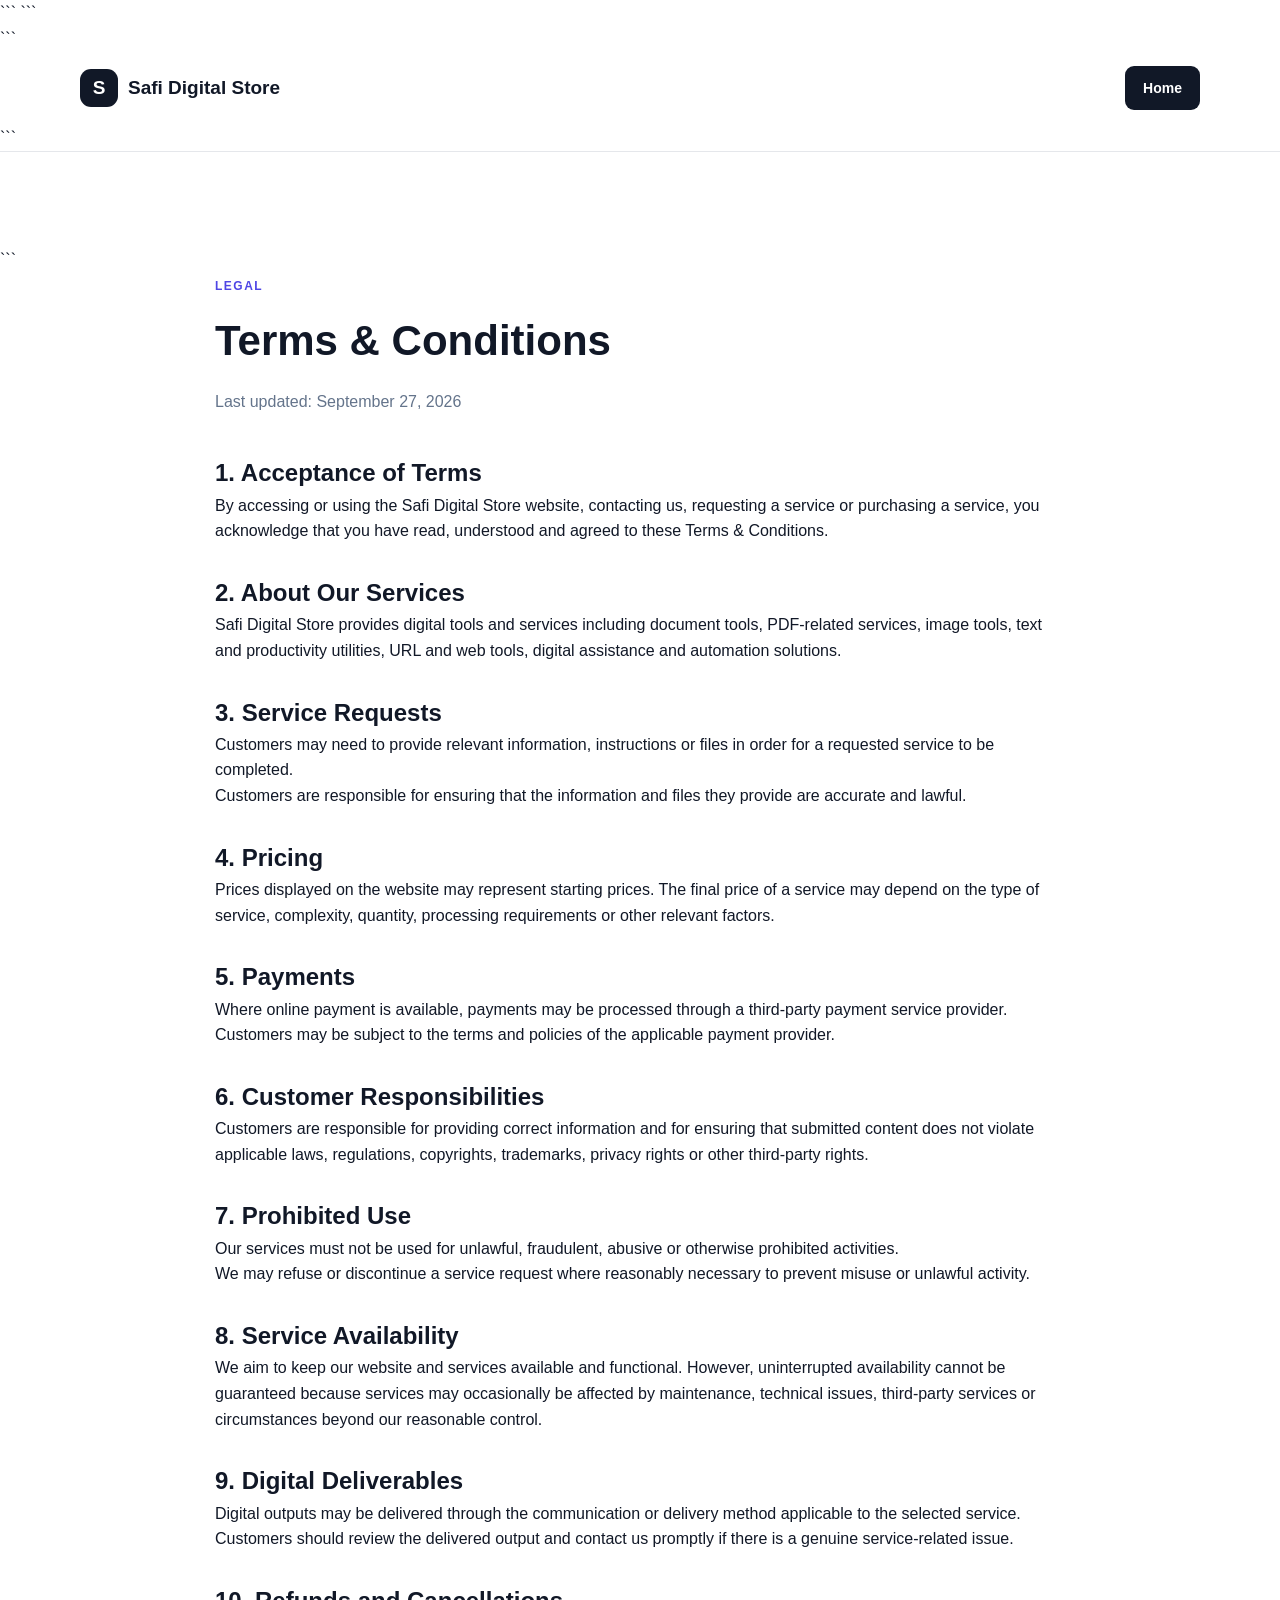
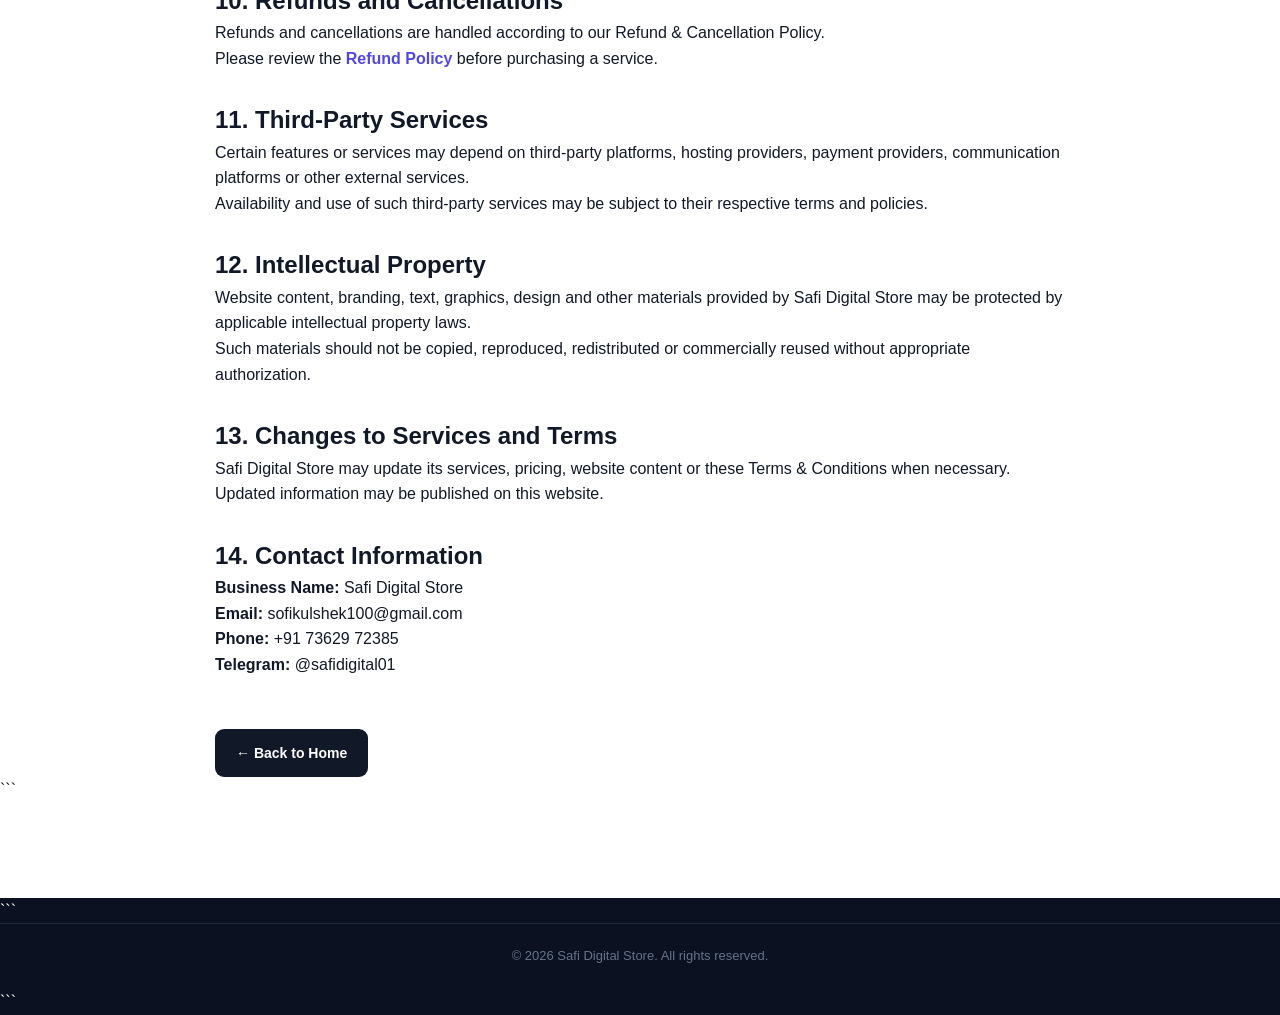
<file: terms.html>
<!DOCTYPE html>

<html lang="en">
<head>
    <meta charset="UTF-8">
    <meta name="viewport" content="width=device-width, initial-scale=1.0">

```
<title>Terms & Conditions | Safi Digital Store</title>

<meta name="description"
    content="Terms and Conditions of Safi Digital Store.">

<link rel="stylesheet" href="style.css">
```

</head>

<body>

<header class="navbar">

```
<div class="container nav-inner">

    <a href="index.html" class="logo">
        <span class="logo-icon">S</span>
        <span>Safi Digital Store</span>
    </a>

    <a href="index.html" class="nav-btn">
        Home
    </a>

</div>
```

</header>

<section class="section">

```
<div class="container" style="max-width:850px;">

    <span class="section-label">
        LEGAL
    </span>

    <h1 style="font-size:42px; margin-bottom:15px;">
        Terms & Conditions
    </h1>

    <p style="color:#64748b; margin-bottom:40px;">
        Last updated: September 27, 2026
    </p>


    <h2>1. Acceptance of Terms</h2>

    <p>
        By accessing or using the Safi Digital Store website,
        contacting us, requesting a service or purchasing a service,
        you acknowledge that you have read, understood and agreed
        to these Terms & Conditions.
    </p>


    <h2 style="margin-top:30px;">
        2. About Our Services
    </h2>

    <p>
        Safi Digital Store provides digital tools and services
        including document tools, PDF-related services, image
        tools, text and productivity utilities, URL and web tools,
        digital assistance and automation solutions.
    </p>


    <h2 style="margin-top:30px;">
        3. Service Requests
    </h2>

    <p>
        Customers may need to provide relevant information,
        instructions or files in order for a requested service
        to be completed.
    </p>

    <p>
        Customers are responsible for ensuring that the information
        and files they provide are accurate and lawful.
    </p>


    <h2 style="margin-top:30px;">
        4. Pricing
    </h2>

    <p>
        Prices displayed on the website may represent starting
        prices. The final price of a service may depend on the
        type of service, complexity, quantity, processing
        requirements or other relevant factors.
    </p>


    <h2 style="margin-top:30px;">
        5. Payments
    </h2>

    <p>
        Where online payment is available, payments may be
        processed through a third-party payment service provider.
        Customers may be subject to the terms and policies of
        the applicable payment provider.
    </p>


    <h2 style="margin-top:30px;">
        6. Customer Responsibilities
    </h2>

    <p>
        Customers are responsible for providing correct information
        and for ensuring that submitted content does not violate
        applicable laws, regulations, copyrights, trademarks,
        privacy rights or other third-party rights.
    </p>


    <h2 style="margin-top:30px;">
        7. Prohibited Use
    </h2>

    <p>
        Our services must not be used for unlawful, fraudulent,
        abusive or otherwise prohibited activities.
    </p>

    <p>
        We may refuse or discontinue a service request where
        reasonably necessary to prevent misuse or unlawful activity.
    </p>


    <h2 style="margin-top:30px;">
        8. Service Availability
    </h2>

    <p>
        We aim to keep our website and services available and
        functional. However, uninterrupted availability cannot
        be guaranteed because services may occasionally be affected
        by maintenance, technical issues, third-party services or
        circumstances beyond our reasonable control.
    </p>


    <h2 style="margin-top:30px;">
        9. Digital Deliverables
    </h2>

    <p>
        Digital outputs may be delivered through the communication
        or delivery method applicable to the selected service.
        Customers should review the delivered output and contact
        us promptly if there is a genuine service-related issue.
    </p>


    <h2 style="margin-top:30px;">
        10. Refunds and Cancellations
    </h2>

    <p>
        Refunds and cancellations are handled according to our
        Refund & Cancellation Policy.
    </p>

    <p>
        Please review the
        <a href="refund.html" style="color:#4f46e5; font-weight:700;">
            Refund Policy
        </a>
        before purchasing a service.
    </p>


    <h2 style="margin-top:30px;">
        11. Third-Party Services
    </h2>

    <p>
        Certain features or services may depend on third-party
        platforms, hosting providers, payment providers,
        communication platforms or other external services.
    </p>

    <p>
        Availability and use of such third-party services may be
        subject to their respective terms and policies.
    </p>


    <h2 style="margin-top:30px;">
        12. Intellectual Property
    </h2>

    <p>
        Website content, branding, text, graphics, design and
        other materials provided by Safi Digital Store may be
        protected by applicable intellectual property laws.
    </p>

    <p>
        Such materials should not be copied, reproduced,
        redistributed or commercially reused without appropriate
        authorization.
    </p>


    <h2 style="margin-top:30px;">
        13. Changes to Services and Terms
    </h2>

    <p>
        Safi Digital Store may update its services, pricing,
        website content or these Terms & Conditions when necessary.
        Updated information may be published on this website.
    </p>


    <h2 style="margin-top:30px;">
        14. Contact Information
    </h2>

    <p>
        <strong>Business Name:</strong>
        Safi Digital Store
    </p>

    <p>
        <strong>Email:</strong>
        <a href="mailto:sofikulshek100@gmail.com">
            sofikulshek100@gmail.com
        </a>
    </p>

    <p>
        <strong>Phone:</strong>
        <a href="tel:+917362972385">
            +91 73629 72385
        </a>
    </p>

    <p>
        <strong>Telegram:</strong>
        <a href="https://t.me/safidigital01"
           target="_blank"
           rel="noopener">
            @safidigital01
        </a>
    </p>


    <br><br>

    <a href="index.html" class="primary-btn">
        ← Back to Home
    </a>

</div>
```

</section>

<footer>

```
<div class="footer-bottom">
    © 2026 Safi Digital Store. All rights reserved.
</div>
```

</footer>

</body>
</html>
</file>
<file: style.css>
* {
  margin: 0;
  padding: 0;
  box-sizing: border-box;
  }

html {
scroll-behavior: smooth;
}

body {
font-family: Arial, Helvetica, sans-serif;
color: #111827;
background: #ffffff;
line-height: 1.6;
}

a {
text-decoration: none;
color: inherit;
}

.container {
width: min(1120px, 92%);
margin: auto;
}

/* =========================
NAVBAR
========================= */

.navbar {
position: sticky;
top: 0;
z-index: 1000;
background: rgba(255, 255, 255, 0.96);
border-bottom: 1px solid #e5e7eb;
backdrop-filter: blur(10px);
}

.nav-inner {
min-height: 74px;
display: flex;
align-items: center;
justify-content: space-between;
gap: 25px;
}

.logo {
display: flex;
align-items: center;
gap: 10px;
font-size: 19px;
font-weight: 800;
}

.logo-icon {
width: 38px;
height: 38px;
display: grid;
place-items: center;
border-radius: 11px;
background: #111827;
color: white;
font-weight: 800;
}

nav {
display: flex;
gap: 28px;
}

nav a {
font-size: 14px;
color: #4b5563;
transition: color 0.2s ease;
}

nav a:hover {
color: #111827;
}

.nav-btn {
padding: 11px 18px;
background: #111827;
color: white;
border-radius: 9px;
font-size: 14px;
font-weight: 700;
transition: transform 0.2s ease, opacity 0.2s ease;
}

.nav-btn:hover {
opacity: 0.9;
transform: translateY(-1px);
}

/* =========================
HERO
========================= */

.hero {
padding: 90px 0;
background:
radial-gradient(circle at top right, #eef2ff, transparent 35%),
#f8fafc;
}

.hero-grid {
display: grid;
grid-template-columns: 1.1fr 0.9fr;
gap: 70px;
align-items: center;
}

.badge {
display: inline-block;
padding: 7px 13px;
background: white;
border: 1px solid #e5e7eb;
border-radius: 30px;
font-size: 13px;
margin-bottom: 22px;
}

.hero h1 {
font-size: clamp(42px, 6vw, 68px);
line-height: 1.05;
letter-spacing: -2.5px;
margin-bottom: 22px;
}

.hero h1 span {
display: block;
color: #4f46e5;
}

.hero-content > p {
max-width: 650px;
color: #64748b;
font-size: 18px;
margin-bottom: 30px;
}

.hero-buttons {
display: flex;
gap: 13px;
flex-wrap: wrap;
}

.primary-btn,
.secondary-btn {
display: inline-block;
padding: 13px 21px;
border-radius: 9px;
font-weight: 700;
font-size: 14px;
}

.primary-btn {
background: #111827;
color: white;
}

.primary-btn:hover {
opacity: 0.9;
}

.secondary-btn {
border: 1px solid #d1d5db;
background: white;
}

.secondary-btn:hover {
background: #f8fafc;
}

.trust-row {
display: flex;
gap: 25px;
margin-top: 35px;
flex-wrap: wrap;
}

.trust-row div {
display: flex;
align-items: center;
gap: 7px;
font-size: 13px;
color: #64748b;
}

.trust-row strong {
color: #111827;
}

/* =========================
HERO CARD
========================= */

.hero-card {
background: white;
border: 1px solid #e5e7eb;
border-radius: 22px;
padding: 30px;
box-shadow: 0 25px 60px rgba(15, 23, 42, 0.09);
}

.card-top {
display: flex;
justify-content: space-between;
font-size: 13px;
color: #64748b;
}

.online-dot {
color: #16a34a;
}

.dashboard-icon {
width: 70px;
height: 70px;
display: grid;
place-items: center;
border-radius: 18px;
background: #eef2ff;
font-size: 32px;
margin: 40px 0 20px;
}

.hero-card h3 {
font-size: 25px;
margin-bottom: 10px;
}

.hero-card > p {
color: #64748b;
}

.mini-grid {
display: grid;
grid-template-columns: 1fr 1fr;
gap: 12px;
margin-top: 25px;
}

.mini-card {
padding: 17px;
border: 1px solid #e5e7eb;
border-radius: 12px;
display: flex;
align-items: center;
gap: 9px;
font-size: 14px;
}

/* =========================
SECTIONS
========================= */

.section {
padding: 95px 0;
}

.light-section {
background: #f8fafc;
}

.section-heading {
text-align: center;
max-width: 700px;
margin: 0 auto 50px;
}

.section-label {
display: inline-block;
font-size: 12px;
font-weight: 800;
letter-spacing: 1.5px;
color: #4f46e5;
margin-bottom: 10px;
}

.section-heading h2,
.about-grid h2,
.contact-grid h2 {
font-size: 40px;
line-height: 1.15;
letter-spacing: -1px;
margin-bottom: 15px;
}

.section-heading p,
.about-grid p,
.contact-grid p {
color: #64748b;
}

/* =========================
SERVICES
========================= */

.services-grid {
display: grid;
grid-template-columns: repeat(3, 1fr);
gap: 20px;
}

.service-card {
padding: 30px;
background: white;
border: 1px solid #e5e7eb;
border-radius: 17px;
transition: transform 0.2s ease, box-shadow 0.2s ease;
}

.service-card:hover {
transform: translateY(-4px);
box-shadow: 0 15px 35px rgba(15, 23, 42, 0.08);
}

.service-icon {
font-size: 29px;
margin-bottom: 18px;
}

.service-card h3 {
font-size: 19px;
margin-bottom: 9px;
}

.service-card p {
color: #64748b;
font-size: 14px;
margin-bottom: 20px;
}

.price {
font-weight: 800;
font-size: 14px;
}

.featured-service {
border-color: #818cf8;
}

/* =========================
HOW IT WORKS
========================= */

.steps-grid {
display: grid;
grid-template-columns: repeat(3, 1fr);
gap: 25px;
}

.step {
background: white;
padding: 30px;
border: 1px solid #e5e7eb;
border-radius: 16px;
}

.step-number {
font-size: 13px;
font-weight: 800;
color: #4f46e5;
margin-bottom: 18px;
}

.step h3 {
margin-bottom: 9px;
}

.step p {
color: #64748b;
font-size: 14px;
}

/* =========================
PRICING
========================= */

.pricing-grid {
display: grid;
grid-template-columns: repeat(3, 1fr);
gap: 20px;
}

.pricing-card {
position: relative;
padding: 32px;
border: 1px solid #e5e7eb;
border-radius: 18px;
background: white;
}

.pricing-card.popular {
border: 2px solid #4f46e5;
}

.popular-badge {
position: absolute;
top: -13px;
right: 20px;
background: #4f46e5;
color: white;
padding: 5px 10px;
border-radius: 20px;
font-size: 10px;
font-weight: 800;
}

.pricing-top p {
color: #64748b;
font-size: 13px;
}

.price-large {
font-size: 38px;
font-weight: 800;
margin: 25px 0;
}

.price-large small {
font-size: 13px;
color: #64748b;
font-weight: 400;
}

.pricing-card ul {
list-style: none;
display: grid;
gap: 13px;
color: #475569;
font-size: 14px;
margin-bottom: 28px;
}

.pricing-btn {
display: block;
text-align: center;
padding: 12px;
border: 1px solid #d1d5db;
border-radius: 9px;
font-weight: 700;
font-size: 14px;
}

.pricing-btn:hover {
background: #f8fafc;
}

.primary-pricing {
background: #111827;
color: white;
border-color: #111827;
}

.primary-pricing:hover {
background: #1f2937;
color: white;
}

.pricing-note {
text-align: center;
margin-top: 25px;
font-size: 12px;
color: #64748b;
}

/* =========================
ABOUT
========================= */

.about-grid {
display: grid;
grid-template-columns: 1fr 1fr;
gap: 70px;
align-items: center;
}

.about-grid p {
margin-bottom: 18px;
}

.about-grid .primary-btn {
margin-top: 15px;
}

.about-box {
background: white;
border: 1px solid #e5e7eb;
border-radius: 18px;
padding: 15px;
}

.about-feature {
display: flex;
gap: 18px;
padding: 20px;
}

.about-feature > span {
font-size: 26px;
}

.about-feature h3 {
margin-bottom: 5px;
}

.about-feature p {
margin: 0;
font-size: 14px;
}

/* =========================
CTA
========================= */

.cta {
padding: 80px 0;
background: #111827;
color: white;
text-align: center;
}

.cta h2 {
font-size: 40px;
margin-bottom: 10px;
}

.cta p {
color: #cbd5e1;
margin-bottom: 25px;
}

.cta-btn {
display: inline-block;
background: white;
color: #111827;
padding: 13px 22px;
border-radius: 9px;
font-weight: 700;
}

.cta-btn:hover {
background: #f1f5f9;
}

/* =========================
CONTACT
========================= */

.contact-grid {
display: grid;
grid-template-columns: 1fr 1fr;
gap: 60px;
align-items: center;
}

.contact-card {
background: #f8fafc;
border: 1px solid #e5e7eb;
border-radius: 18px;
padding: 15px;
}

.contact-item {
display: flex;
align-items: center;
gap: 15px;
padding: 20px;
border-bottom: 1px solid #e5e7eb;
}

.contact-item:last-child {
border-bottom: 0;
}

.contact-item > span {
font-size: 25px;
}

.contact-item small {
display: block;
color: #64748b;
margin-bottom: 3px;
}

.contact-item a {
font-weight: 700;
}

.contact-item a:hover {
color: #4f46e5;
}

.contact-item p {
margin: 0;
}

/* =========================
FOOTER
========================= */

footer {
background: #0b1120;
color: white;
}

.footer-grid {
display: grid;
grid-template-columns: 2fr 1fr 1fr;
gap: 50px;
padding: 60px 0;
}

.footer-grid h3 {
margin-bottom: 12px;
}

.footer-grid h4 {
margin-bottom: 15px;
}

.footer-grid p {
color: #94a3b8;
max-width: 400px;
}

.footer-grid a {
display: block;
color: #94a3b8;
margin: 9px 0;
font-size: 14px;
}

.footer-grid a:hover {
color: white;
}

.footer-bottom {
border-top: 1px solid #1e293b;
text-align: center;
padding: 22px;
color: #64748b;
font-size: 13px;
}

/* =========================
MOBILE RESPONSIVE
========================= */

@media (max-width: 850px) {

```
.nav-inner {
    padding: 12px 0;
}

nav {
    display: none;
}

.hero-grid,
.about-grid,
.contact-grid {
    grid-template-columns: 1fr;
}

.hero {
    padding: 65px 0;
}

.hero-grid {
    gap: 40px;
}

.services-grid,
.pricing-grid,
.steps-grid {
    grid-template-columns: 1fr;
}

.footer-grid {
    grid-template-columns: 1fr;
    gap: 30px;
}

.section {
    padding: 70px 0;
}

.section-heading h2,
.about-grid h2,
.contact-grid h2 {
    font-size: 32px;
}

.cta h2 {
    font-size: 32px;
}

.hero h1 {
    font-size: 45px;
}

.hero-content > p {
    font-size: 16px;
}

.hero-card {
    padding: 24px;
}
```

}

@media (max-width: 480px) {

```
.logo {
    font-size: 16px;
}

.logo-icon {
    width: 34px;
    height: 34px;
}

.nav-btn {
    padding: 9px 13px;
    font-size: 12px;
}

.hero h1 {
    font-size: 39px;
}

.hero-buttons {
    flex-direction: column;
}

.primary-btn,
.secondary-btn {
    text-align: center;
    width: 100%;
}

.trust-row {
    gap: 14px;
}

.mini-grid {
    grid-template-columns: 1fr;
}

.price-large {
    font-size: 32px;
}
```

}
</file>
